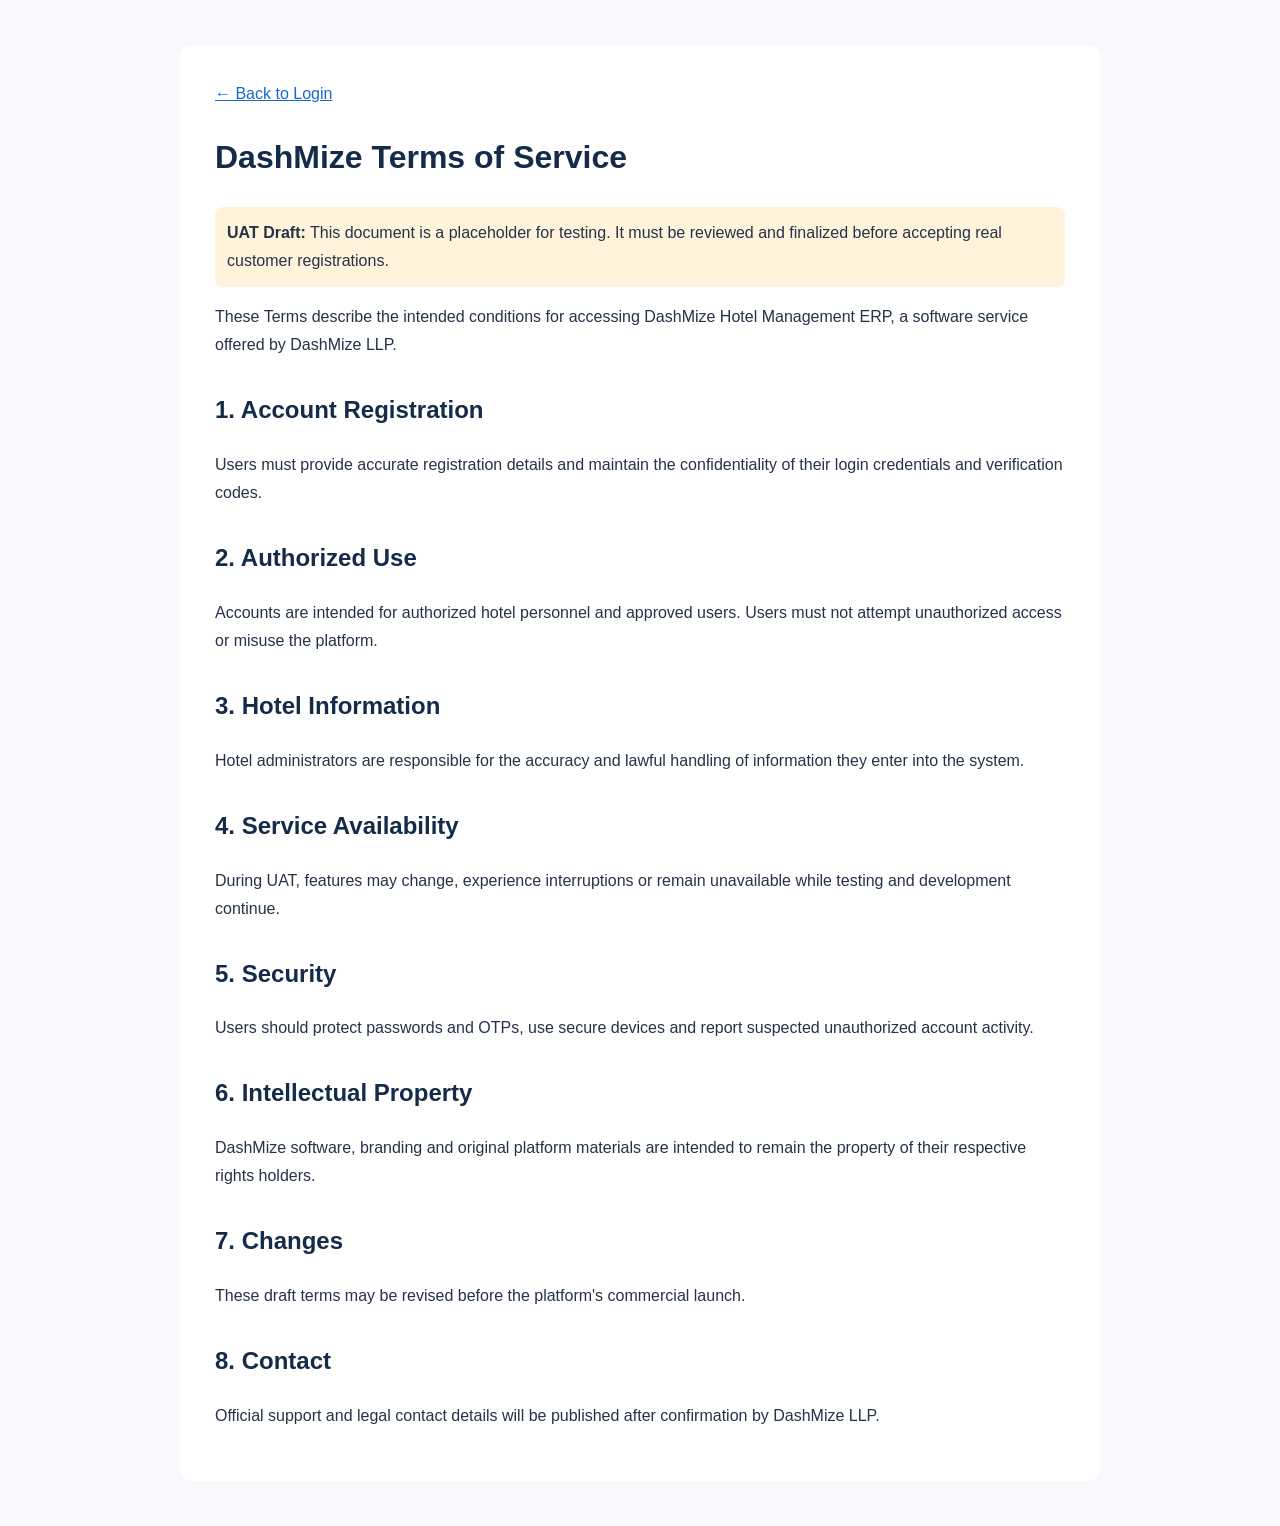
<file: terms.html>
<!DOCTYPE html>
<html lang="en">
<head>
  <meta charset="UTF-8">
  <meta name="viewport" content="width=device-width, initial-scale=1">
  <title>Terms of Service | DashMize</title>
  <style>
    body{font-family:Arial,sans-serif;color:#253248;line-height:1.75;margin:0;background:#f7f9fc}
    main{max-width:850px;margin:45px auto;padding:35px;background:#fff;border-radius:12px}
    h1,h2{color:#142b49}h2{margin-top:30px}
    a{color:#1769d2}
    .notice{background:#fff4db;padding:12px;border-radius:8px}
    @media(max-width:600px){main{margin:12px;padding:22px}}
  </style>
</head>
<body>
<main>
  <a href="./index.html">← Back to Login</a>
  <h1>DashMize Terms of Service</h1>
  <p class="notice"><strong>UAT Draft:</strong> This document is a placeholder for testing. It must be reviewed and finalized before accepting real customer registrations.</p>
  <p>These Terms describe the intended conditions for accessing DashMize Hotel Management ERP, a software service offered by DashMize LLP.</p>

  <h2>1. Account Registration</h2>
  <p>Users must provide accurate registration details and maintain the confidentiality of their login credentials and verification codes.</p>

  <h2>2. Authorized Use</h2>
  <p>Accounts are intended for authorized hotel personnel and approved users. Users must not attempt unauthorized access or misuse the platform.</p>

  <h2>3. Hotel Information</h2>
  <p>Hotel administrators are responsible for the accuracy and lawful handling of information they enter into the system.</p>

  <h2>4. Service Availability</h2>
  <p>During UAT, features may change, experience interruptions or remain unavailable while testing and development continue.</p>

  <h2>5. Security</h2>
  <p>Users should protect passwords and OTPs, use secure devices and report suspected unauthorized account activity.</p>

  <h2>6. Intellectual Property</h2>
  <p>DashMize software, branding and original platform materials are intended to remain the property of their respective rights holders.</p>

  <h2>7. Changes</h2>
  <p>These draft terms may be revised before the platform's commercial launch.</p>

  <h2>8. Contact</h2>
  <p>Official support and legal contact details will be published after confirmation by DashMize LLP.</p>
</main>
</body>
</html>
</file>
